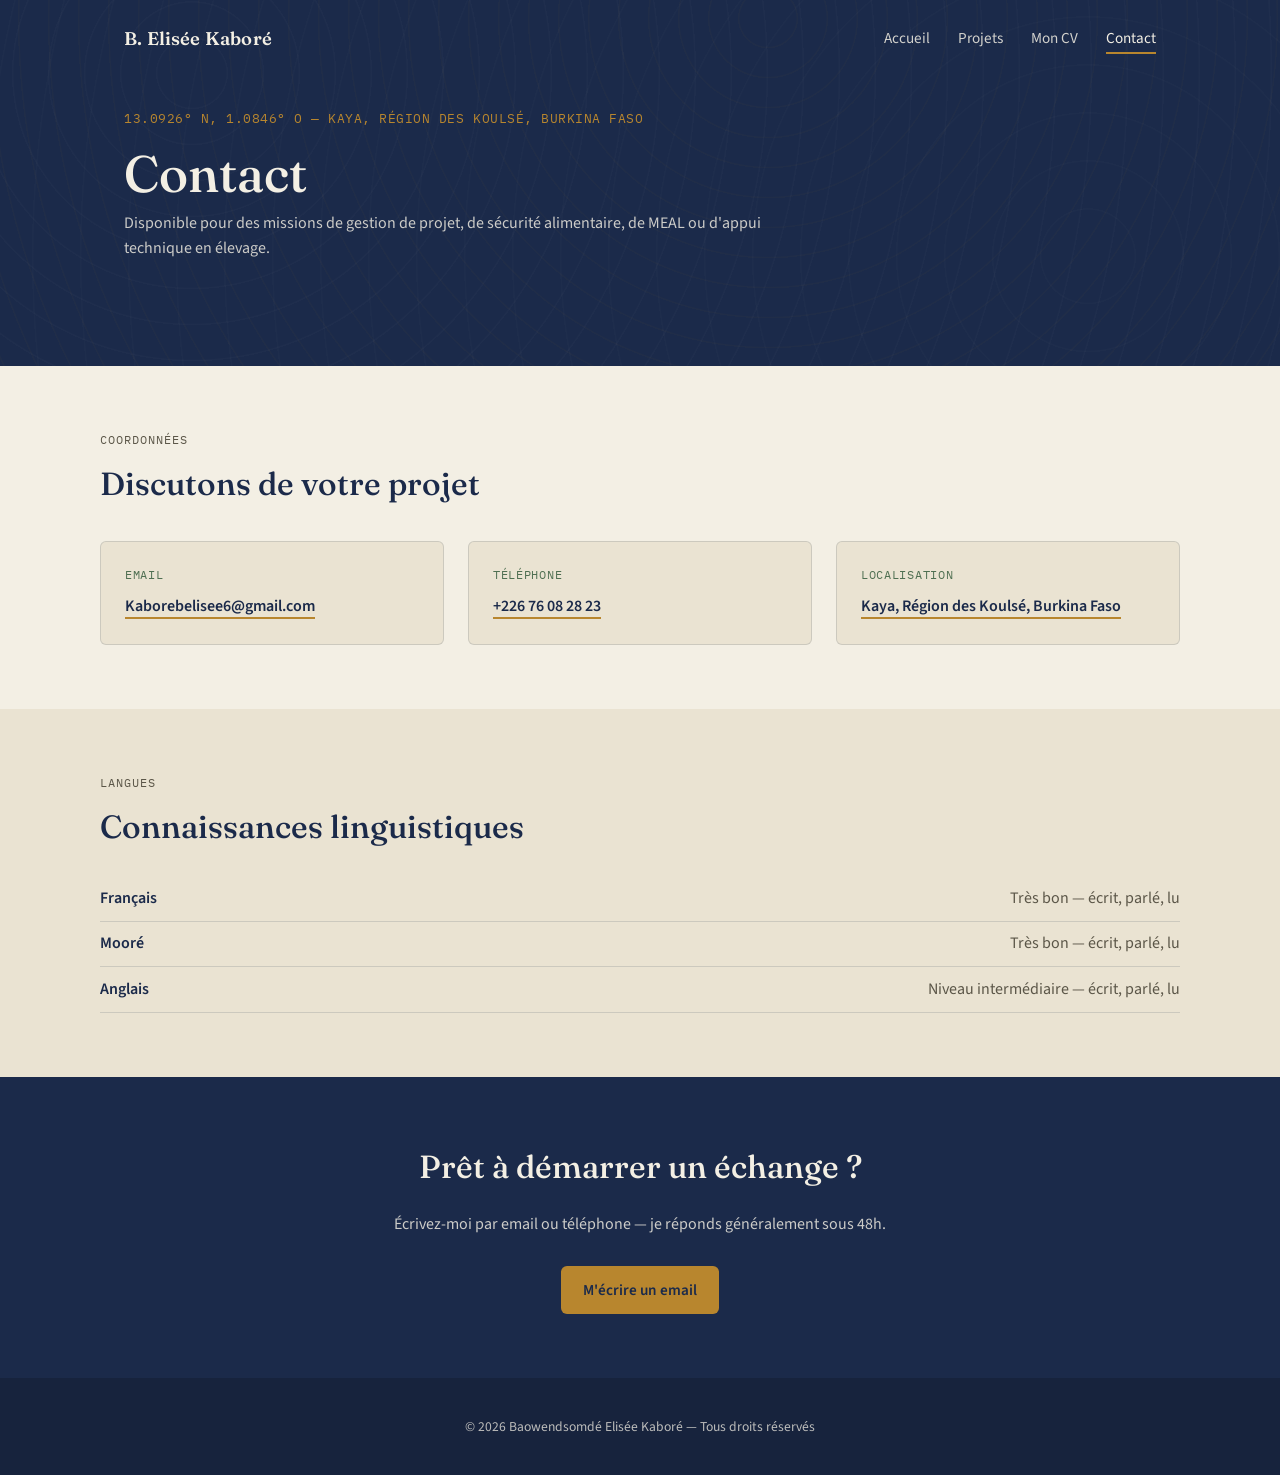
<file: contact.html>
<!DOCTYPE html>
<html lang="fr">
<head>
  <meta charset="UTF-8">
  <meta name="viewport" content="width=device-width, initial-scale=1.0">
  <title>Contact — Baowendsomdé Elisée Kaboré</title>
  <meta name="description" content="Contactez Baowendsomdé Elisée Kaboré, ingénieur de développement rural basé à Kaya, Burkina Faso, pour toute mission de sécurité alimentaire, MEAL ou élevage.">

  <link rel="preconnect" href="https://fonts.googleapis.com">
  <link rel="preconnect" href="https://fonts.gstatic.com" crossorigin>
  <link href="https://fonts.googleapis.com/css2?family=Fraunces:opsz,wght@9..144,400;9..144,500;9..144,600&family=Source+Sans+3:wght@400;600;700&family=IBM+Plex+Mono:wght@400;500&display=swap" rel="stylesheet">

  <link rel="stylesheet" href="style.css">
</head>
<body>

  <header class="site-header">
    <div class="topo" aria-hidden="true"></div>

    <div class="header-inner">
      <nav class="site-nav">
        <a class="brand" href="index.html">B. Elisée Kaboré</a>
        <button class="nav-toggle" id="navToggle" aria-expanded="false" aria-controls="navList">
          <span></span><span></span><span></span>
          <span class="sr-only">Menu</span>
        </button>
        <ul id="navList" class="nav-list">
          <li><a href="index.html">Accueil</a></li>
          <li><a href="projets.html">Projets</a></li>
          <li><a href="cv/CV_KABORE_Baowendsomde_Elisee.pdf">Mon CV</a></li>
          <li><a href="contact.html" aria-current="page">Contact</a></li>
        </ul>
      </nav>

      <div class="hero">
        <p class="coord-tag">13.0926° N, 1.0846° O — Kaya, Région des Koulsé, Burkina Faso</p>
        <h1>Contact</h1>
        <p class="hero-lede">
          Disponible pour des missions de gestion de projet, de sécurité
          alimentaire, de MEAL ou d'appui technique en élevage.
        </p>
      </div>
    </div>
  </header>

  <main>

    <section class="section" id="contact-details" aria-labelledby="contact-title">
      <div class="section-inner">
        <p class="eyebrow">Coordonnées</p>
        <h2 id="contact-title">Discutons de votre projet</h2>
        <div class="contact-grid">
          <div class="contact-card">
            <p class="card-tag">Email</p>
            <a href="mailto:Kaborebelisee6@gmail.com">Kaborebelisee6@gmail.com</a>
          </div>
          <div class="contact-card">
            <p class="card-tag">Téléphone</p>
            <a href="tel:+22676082823">+226 76 08 28 23</a>
          </div>
          <div class="contact-card">
            <p class="card-tag">Localisation</p>
            <a href="https://www.google.com/maps/search/?api=1&query=Kaya+Burkina+Faso" target="_blank" rel="noopener">Kaya, Région des Koulsé, Burkina Faso</a>
          </div>
        </div>
      </div>
    </section>

    <section class="section section-alt" id="languages" aria-labelledby="languages-title">
      <div class="section-inner">
        <p class="eyebrow">Langues</p>
        <h2 id="languages-title">Connaissances linguistiques</h2>
        <ul class="lang-list">
          <li><span class="lang-name">Français</span><span>Très bon — écrit, parlé, lu</span></li>
          <li><span class="lang-name">Mooré</span><span>Très bon — écrit, parlé, lu</span></li>
          <li><span class="lang-name">Anglais</span><span>Niveau intermédiaire — écrit, parlé, lu</span></li>
        </ul>
      </div>
    </section>

    <section class="section section-cta" aria-labelledby="cta-title">
      <div class="section-inner">
        <h2 id="cta-title">Prêt à démarrer un échange ?</h2>
        <p>Écrivez-moi par email ou téléphone — je réponds généralement sous 48h.</p>
        <a class="btn btn-primary" href="mailto:Kaborebelisee6@gmail.com">M'écrire un email</a>
      </div>
    </section>

  </main>

  <footer class="site-footer">
    <p>&copy; 2026 Baowendsomdé Elisée Kaboré — Tous droits réservés</p>
  </footer>

  <script>
    const navToggle = document.getElementById('navToggle');
    const navList = document.getElementById('navList');
    navToggle.addEventListener('click', () => {
      const isOpen = navList.classList.toggle('is-open');
      navToggle.setAttribute('aria-expanded', String(isOpen));
    });
  </script>

</body>
</html>
</file>
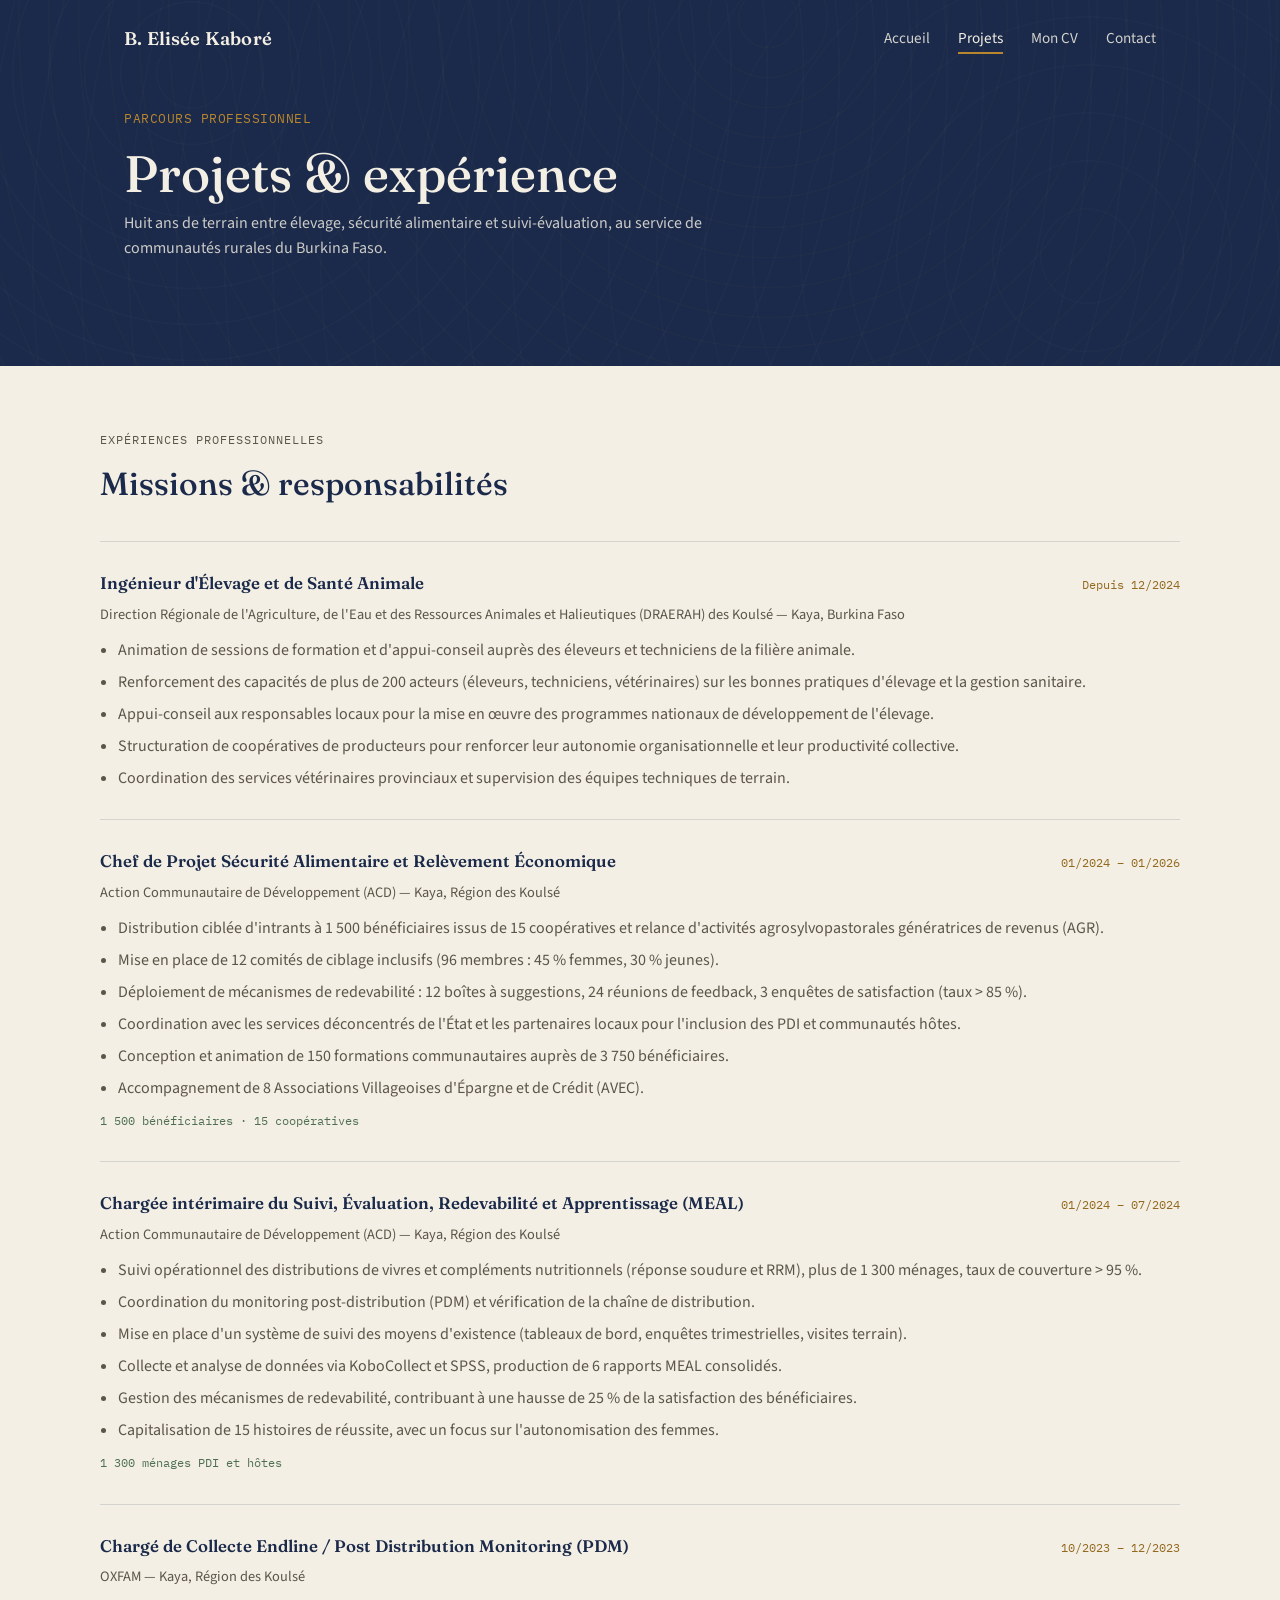
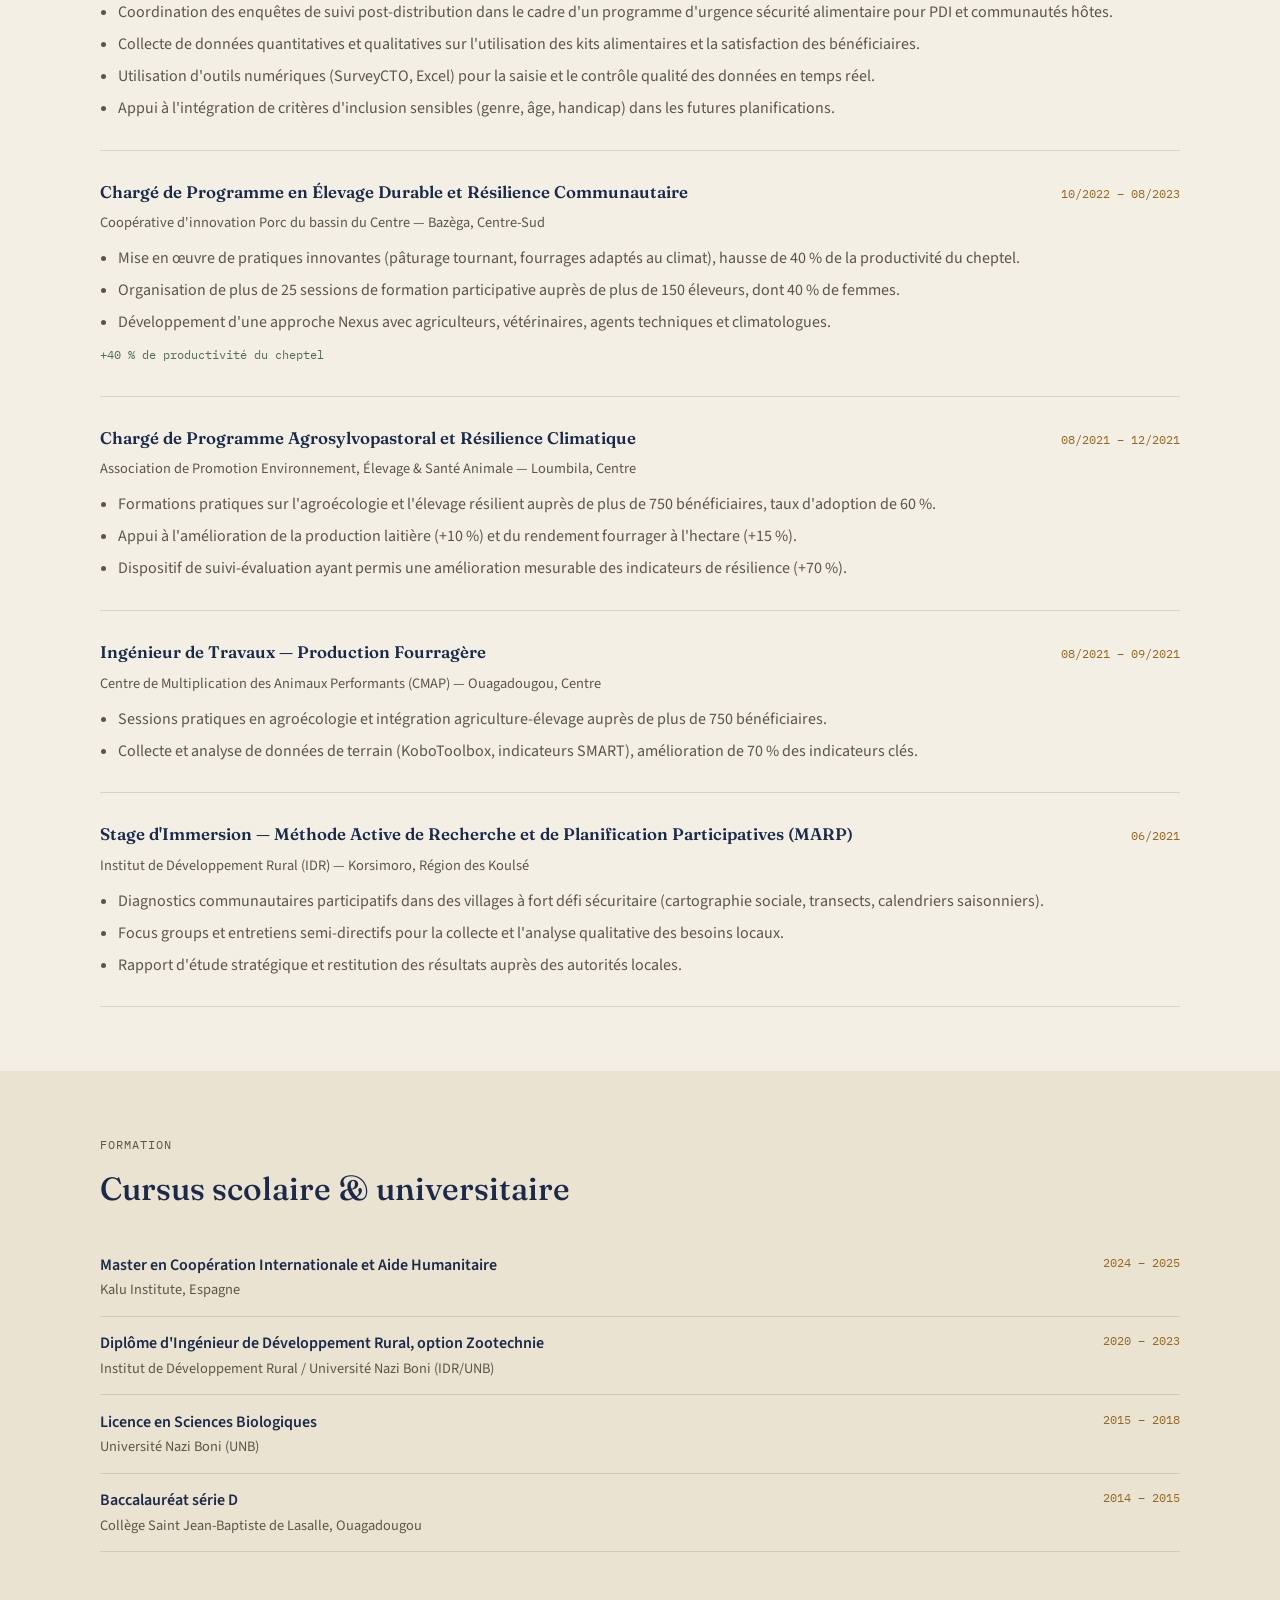
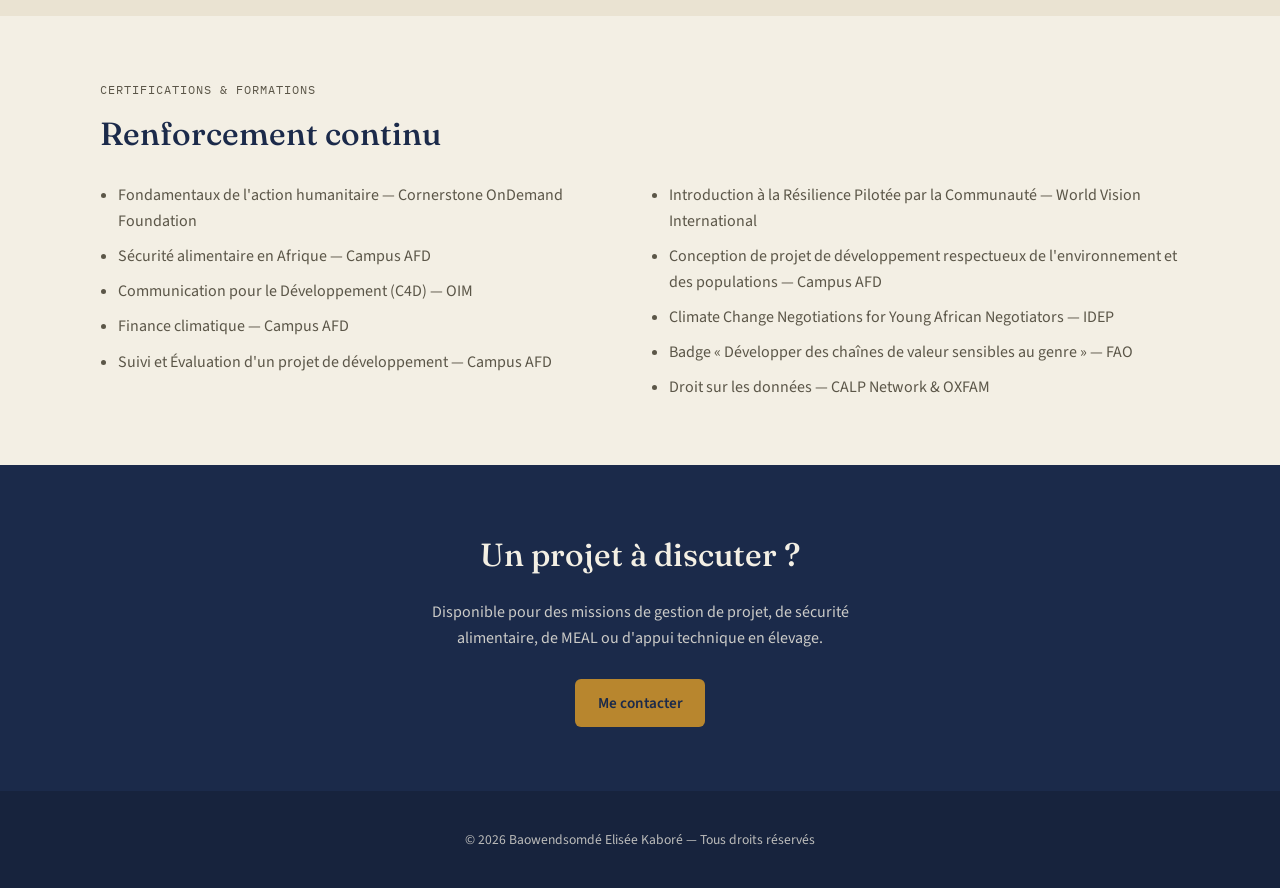
<file: projets.html>
<!DOCTYPE html>
<html lang="fr">
<head>
  <meta charset="UTF-8">
  <meta name="viewport" content="width=device-width, initial-scale=1.0">
  <title>Projets & expérience — Baowendsomdé Elisée Kaboré</title>
  <meta name="description" content="Parcours professionnel complet de Baowendsomdé Elisée Kaboré : sécurité alimentaire, MEAL, élevage et résilience communautaire au Burkina Faso.">

  <link rel="preconnect" href="https://fonts.googleapis.com">
  <link rel="preconnect" href="https://fonts.gstatic.com" crossorigin>
  <link href="https://fonts.googleapis.com/css2?family=Fraunces:opsz,wght@9..144,400;9..144,500;9..144,600&family=Source+Sans+3:wght@400;600;700&family=IBM+Plex+Mono:wght@400;500&display=swap" rel="stylesheet">

  <link rel="stylesheet" href="style.css">
</head>
<body>

  <header class="site-header">
    <div class="topo" aria-hidden="true"></div>

    <div class="header-inner">
      <nav class="site-nav">
        <a class="brand" href="index.html">B. Elisée Kaboré</a>
        <button class="nav-toggle" id="navToggle" aria-expanded="false" aria-controls="navList">
          <span></span><span></span><span></span>
          <span class="sr-only">Menu</span>
        </button>
        <ul id="navList" class="nav-list">
          <li><a href="index.html">Accueil</a></li>
          <li><a href="projets.html" aria-current="page">Projets</a></li>
          <li><a href="cv/CV_KABORE_Baowendsomde_Elisee.pdf">Mon CV</a></li>
          <li><a href="contact.html">Contact</a></li>
        </ul>
      </nav>

      <div class="hero">
        <p class="coord-tag">Parcours professionnel</p>
        <h1>Projets &amp; expérience</h1>
        <p class="hero-lede">
          Huit ans de terrain entre élevage, sécurité alimentaire et
          suivi-évaluation, au service de communautés rurales du Burkina Faso.
        </p>
      </div>
    </div>
  </header>

  <main>

    <section class="section" id="experience" aria-labelledby="experience-title">
      <div class="section-inner">
        <p class="eyebrow">Expériences professionnelles</p>
        <h2 id="experience-title">Missions &amp; responsabilités</h2>

        <div class="timeline">

          <article class="timeline-item">
            <div class="timeline-head">
              <h3 class="timeline-role">Ingénieur d'Élevage et de Santé Animale</h3>
              <span class="timeline-period">Depuis 12/2024</span>
            </div>
            <p class="timeline-org">Direction Régionale de l'Agriculture, de l'Eau et des Ressources Animales et Halieutiques (DRAERAH) des Koulsé — Kaya, Burkina Faso</p>
            <ul>
              <li>Animation de sessions de formation et d'appui-conseil auprès des éleveurs et techniciens de la filière animale.</li>
              <li>Renforcement des capacités de plus de 200 acteurs (éleveurs, techniciens, vétérinaires) sur les bonnes pratiques d'élevage et la gestion sanitaire.</li>
              <li>Appui-conseil aux responsables locaux pour la mise en œuvre des programmes nationaux de développement de l'élevage.</li>
              <li>Structuration de coopératives de producteurs pour renforcer leur autonomie organisationnelle et leur productivité collective.</li>
              <li>Coordination des services vétérinaires provinciaux et supervision des équipes techniques de terrain.</li>
            </ul>
          </article>

          <article class="timeline-item">
            <div class="timeline-head">
              <h3 class="timeline-role">Chef de Projet Sécurité Alimentaire et Relèvement Économique</h3>
              <span class="timeline-period">01/2024 – 01/2026</span>
            </div>
            <p class="timeline-org">Action Communautaire de Développement (ACD) — Kaya, Région des Koulsé</p>
            <ul>
              <li>Distribution ciblée d'intrants à 1 500 bénéficiaires issus de 15 coopératives et relance d'activités agrosylvopastorales génératrices de revenus (AGR).</li>
              <li>Mise en place de 12 comités de ciblage inclusifs (96 membres : 45&nbsp;% femmes, 30&nbsp;% jeunes).</li>
              <li>Déploiement de mécanismes de redevabilité : 12 boîtes à suggestions, 24 réunions de feedback, 3 enquêtes de satisfaction (taux &gt; 85&nbsp;%).</li>
              <li>Coordination avec les services déconcentrés de l'État et les partenaires locaux pour l'inclusion des PDI et communautés hôtes.</li>
              <li>Conception et animation de 150 formations communautaires auprès de 3 750 bénéficiaires.</li>
              <li>Accompagnement de 8 Associations Villageoises d'Épargne et de Crédit (AVEC).</li>
            </ul>
            <span class="timeline-stat">1 500 bénéficiaires · 15 coopératives</span>
          </article>

          <article class="timeline-item">
            <div class="timeline-head">
              <h3 class="timeline-role">Chargée intérimaire du Suivi, Évaluation, Redevabilité et Apprentissage (MEAL)</h3>
              <span class="timeline-period">01/2024 – 07/2024</span>
            </div>
            <p class="timeline-org">Action Communautaire de Développement (ACD) — Kaya, Région des Koulsé</p>
            <ul>
              <li>Suivi opérationnel des distributions de vivres et compléments nutritionnels (réponse soudure et RRM), plus de 1 300 ménages, taux de couverture &gt; 95&nbsp;%.</li>
              <li>Coordination du monitoring post-distribution (PDM) et vérification de la chaîne de distribution.</li>
              <li>Mise en place d'un système de suivi des moyens d'existence (tableaux de bord, enquêtes trimestrielles, visites terrain).</li>
              <li>Collecte et analyse de données via KoboCollect et SPSS, production de 6 rapports MEAL consolidés.</li>
              <li>Gestion des mécanismes de redevabilité, contribuant à une hausse de 25&nbsp;% de la satisfaction des bénéficiaires.</li>
              <li>Capitalisation de 15 histoires de réussite, avec un focus sur l'autonomisation des femmes.</li>
            </ul>
            <span class="timeline-stat">1 300 ménages PDI et hôtes</span>
          </article>

          <article class="timeline-item">
            <div class="timeline-head">
              <h3 class="timeline-role">Chargé de Collecte Endline / Post Distribution Monitoring (PDM)</h3>
              <span class="timeline-period">10/2023 – 12/2023</span>
            </div>
            <p class="timeline-org">OXFAM — Kaya, Région des Koulsé</p>
            <ul>
              <li>Coordination des enquêtes de suivi post-distribution dans le cadre d'un programme d'urgence sécurité alimentaire pour PDI et communautés hôtes.</li>
              <li>Collecte de données quantitatives et qualitatives sur l'utilisation des kits alimentaires et la satisfaction des bénéficiaires.</li>
              <li>Utilisation d'outils numériques (SurveyCTO, Excel) pour la saisie et le contrôle qualité des données en temps réel.</li>
              <li>Appui à l'intégration de critères d'inclusion sensibles (genre, âge, handicap) dans les futures planifications.</li>
            </ul>
          </article>

          <article class="timeline-item">
            <div class="timeline-head">
              <h3 class="timeline-role">Chargé de Programme en Élevage Durable et Résilience Communautaire</h3>
              <span class="timeline-period">10/2022 – 08/2023</span>
            </div>
            <p class="timeline-org">Coopérative d'innovation Porc du bassin du Centre — Bazèga, Centre-Sud</p>
            <ul>
              <li>Mise en œuvre de pratiques innovantes (pâturage tournant, fourrages adaptés au climat), hausse de 40&nbsp;% de la productivité du cheptel.</li>
              <li>Organisation de plus de 25 sessions de formation participative auprès de plus de 150 éleveurs, dont 40&nbsp;% de femmes.</li>
              <li>Développement d'une approche Nexus avec agriculteurs, vétérinaires, agents techniques et climatologues.</li>
            </ul>
            <span class="timeline-stat">+40 % de productivité du cheptel</span>
          </article>

          <article class="timeline-item">
            <div class="timeline-head">
              <h3 class="timeline-role">Chargé de Programme Agrosylvopastoral et Résilience Climatique</h3>
              <span class="timeline-period">08/2021 – 12/2021</span>
            </div>
            <p class="timeline-org">Association de Promotion Environnement, Élevage &amp; Santé Animale — Loumbila, Centre</p>
            <ul>
              <li>Formations pratiques sur l'agroécologie et l'élevage résilient auprès de plus de 750 bénéficiaires, taux d'adoption de 60&nbsp;%.</li>
              <li>Appui à l'amélioration de la production laitière (+10&nbsp;%) et du rendement fourrager à l'hectare (+15&nbsp;%).</li>
              <li>Dispositif de suivi-évaluation ayant permis une amélioration mesurable des indicateurs de résilience (+70&nbsp;%).</li>
            </ul>
          </article>

          <article class="timeline-item">
            <div class="timeline-head">
              <h3 class="timeline-role">Ingénieur de Travaux — Production Fourragère</h3>
              <span class="timeline-period">08/2021 – 09/2021</span>
            </div>
            <p class="timeline-org">Centre de Multiplication des Animaux Performants (CMAP) — Ouagadougou, Centre</p>
            <ul>
              <li>Sessions pratiques en agroécologie et intégration agriculture-élevage auprès de plus de 750 bénéficiaires.</li>
              <li>Collecte et analyse de données de terrain (KoboToolbox, indicateurs SMART), amélioration de 70&nbsp;% des indicateurs clés.</li>
            </ul>
          </article>

          <article class="timeline-item">
            <div class="timeline-head">
              <h3 class="timeline-role">Stage d'Immersion — Méthode Active de Recherche et de Planification Participatives (MARP)</h3>
              <span class="timeline-period">06/2021</span>
            </div>
            <p class="timeline-org">Institut de Développement Rural (IDR) — Korsimoro, Région des Koulsé</p>
            <ul>
              <li>Diagnostics communautaires participatifs dans des villages à fort défi sécuritaire (cartographie sociale, transects, calendriers saisonniers).</li>
              <li>Focus groups et entretiens semi-directifs pour la collecte et l'analyse qualitative des besoins locaux.</li>
              <li>Rapport d'étude stratégique et restitution des résultats auprès des autorités locales.</li>
            </ul>
          </article>

        </div>
      </div>
    </section>

    <section class="section section-alt" id="education" aria-labelledby="education-title">
      <div class="section-inner">
        <p class="eyebrow">Formation</p>
        <h2 id="education-title">Cursus scolaire &amp; universitaire</h2>
        <ul class="edu-list">
          <li>
            <div>
              <span class="edu-title">Master en Coopération Internationale et Aide Humanitaire</span>
              <span class="edu-place">Kalu Institute, Espagne</span>
            </div>
            <span class="edu-period">2024 – 2025</span>
          </li>
          <li>
            <div>
              <span class="edu-title">Diplôme d'Ingénieur de Développement Rural, option Zootechnie</span>
              <span class="edu-place">Institut de Développement Rural / Université Nazi Boni (IDR/UNB)</span>
            </div>
            <span class="edu-period">2020 – 2023</span>
          </li>
          <li>
            <div>
              <span class="edu-title">Licence en Sciences Biologiques</span>
              <span class="edu-place">Université Nazi Boni (UNB)</span>
            </div>
            <span class="edu-period">2015 – 2018</span>
          </li>
          <li>
            <div>
              <span class="edu-title">Baccalauréat série D</span>
              <span class="edu-place">Collège Saint Jean-Baptiste de Lasalle, Ouagadougou</span>
            </div>
            <span class="edu-period">2014 – 2015</span>
          </li>
        </ul>
      </div>
    </section>

    <section class="section" id="certifications" aria-labelledby="certifications-title">
      <div class="section-inner">
        <p class="eyebrow">Certifications &amp; formations</p>
        <h2 id="certifications-title">Renforcement continu</h2>
        <ul class="cert-list">
          <li>Fondamentaux de l'action humanitaire — Cornerstone OnDemand Foundation</li>
          <li>Sécurité alimentaire en Afrique — Campus AFD</li>
          <li>Communication pour le Développement (C4D) — OIM</li>
          <li>Finance climatique — Campus AFD</li>
          <li>Suivi et Évaluation d'un projet de développement — Campus AFD</li>
          <li>Introduction à la Résilience Pilotée par la Communauté — World Vision International</li>
          <li>Conception de projet de développement respectueux de l'environnement et des populations — Campus AFD</li>
          <li>Climate Change Negotiations for Young African Negotiators — IDEP</li>
          <li>Badge « Développer des chaînes de valeur sensibles au genre » — FAO</li>
          <li>Droit sur les données — CALP Network &amp; OXFAM</li>
        </ul>
      </div>
    </section>

    <section class="section section-cta" aria-labelledby="cta-title">
      <div class="section-inner">
        <h2 id="cta-title">Un projet à discuter ?</h2>
        <p>Disponible pour des missions de gestion de projet, de sécurité alimentaire, de MEAL ou d'appui technique en élevage.</p>
        <a class="btn btn-primary" href="contact.html">Me contacter</a>
      </div>
    </section>

  </main>

  <footer class="site-footer">
    <p>&copy; 2026 Baowendsomdé Elisée Kaboré — Tous droits réservés</p>
  </footer>

  <script>
    const navToggle = document.getElementById('navToggle');
    const navList = document.getElementById('navList');
    navToggle.addEventListener('click', () => {
      const isOpen = navList.classList.toggle('is-open');
      navToggle.setAttribute('aria-expanded', String(isOpen));
    });
  </script>

</body>
</html>
</file>
<file: style.css>
/* =========================================================
   Tokens
   ========================================================= */
:root {
  --ink: #1B2A4A;           /* bleu nuit — autorité, headers */
  --ink-soft: #364766;
  --paper: #F3EFE4;         /* papier sable, chaud */
  --paper-alt: #EAE3D2;
  --text: #2E2A22;          /* brun-gris, lisible sur papier */
  --text-muted: #5B5648;
  --ochre: #B8862E;         /* latérite / terre du Sahel */
  --ochre-dark: #93691F;
  --green: #4F6F52;         /* végétation de savane */
  --line: rgba(27, 42, 74, 0.14);

  --font-display: "Fraunces", Georgia, serif;
  --font-body: "Source Sans 3", -apple-system, BlinkMacSystemFont, sans-serif;
  --font-mono: "IBM Plex Mono", ui-monospace, Menlo, monospace;

  --radius: 6px;
  --max-width: 1080px;
}

* { box-sizing: border-box; }

.sr-only {
  position: absolute;
  width: 1px; height: 1px;
  padding: 0; margin: -1px;
  overflow: hidden; clip: rect(0,0,0,0);
  white-space: nowrap; border: 0;
}

html { scroll-behavior: smooth; }

body {
  margin: 0;
  font-family: var(--font-body);
  color: var(--text);
  background: var(--paper);
  line-height: 1.6;
  -webkit-font-smoothing: antialiased;
}

a { color: inherit; }

:focus-visible {
  outline: 3px solid var(--ochre);
  outline-offset: 3px;
}

/* =========================================================
   Header + motif topographique (signature)
   ========================================================= */
.site-header {
  position: relative;
  background: var(--ink);
  color: var(--paper);
  overflow: hidden;
}

.topo {
  position: absolute;
  inset: 0;
  pointer-events: none;
  opacity: 0.35;
  background-image:
    repeating-radial-gradient(circle at 15% 20%, transparent 0 34px, rgba(243,239,228,0.06) 35px 36px),
    repeating-radial-gradient(circle at 85% 70%, transparent 0 46px, rgba(243,239,228,0.05) 47px 48px),
    repeating-radial-gradient(circle at 60% 5%, transparent 0 28px, rgba(184,134,46,0.10) 29px 30px);
}

.header-inner {
  position: relative;
  max-width: var(--max-width);
  margin: 0 auto;
  padding: 1.5rem 1.5rem 4.5rem;
}

.site-nav {
  display: flex;
  align-items: center;
  justify-content: space-between;
  gap: 1rem;
}

.brand {
  font-family: var(--font-display);
  font-weight: 600;
  font-size: 1.15rem;
  text-decoration: none;
  letter-spacing: 0.01em;
}

.nav-list {
  list-style: none;
  display: flex;
  gap: 1.75rem;
  margin: 0;
  padding: 0;
}

.nav-list a {
  text-decoration: none;
  font-size: 0.95rem;
  color: var(--paper);
  opacity: 0.85;
  border-bottom: 2px solid transparent;
  padding-bottom: 3px;
  transition: opacity 0.15s ease, border-color 0.15s ease;
}

.nav-list a:hover,
.nav-list a[aria-current="page"] {
  opacity: 1;
  border-color: var(--ochre);
}

.nav-toggle {
  display: none;
  flex-direction: column;
  gap: 4px;
  background: none;
  border: none;
  cursor: pointer;
  padding: 8px;
}
.nav-toggle span {
  width: 22px;
  height: 2px;
  background: var(--paper);
  display: block;
}

/* Hero */
.hero {
  max-width: 640px;
  margin-top: 3.5rem;
}

.coord-tag {
  font-family: var(--font-mono);
  font-size: 0.8rem;
  letter-spacing: 0.04em;
  color: var(--ochre);
  text-transform: uppercase;
  margin: 0 0 1rem;
}

.hero h1 {
  font-family: var(--font-display);
  font-weight: 500;
  font-size: clamp(2.1rem, 5vw, 3.2rem);
  line-height: 1.08;
  margin: 0 0 0.6rem;
}

.hero-role {
  font-size: 1.15rem;
  color: var(--paper);
  opacity: 0.9;
  margin: 0 0 1.25rem;
  font-weight: 600;
}

.hero-lede {
  color: var(--paper);
  opacity: 0.82;
  margin: 0 0 2rem;
}

.hero-actions {
  display: flex;
  gap: 0.9rem;
  flex-wrap: wrap;
}

/* Buttons */
.btn {
  display: inline-block;
  text-decoration: none;
  padding: 0.75rem 1.4rem;
  border-radius: var(--radius);
  font-weight: 600;
  font-size: 0.95rem;
  transition: transform 0.15s ease, background 0.15s ease, border-color 0.15s ease;
}
.btn:hover { transform: translateY(-1px); }

.btn-primary {
  background: var(--ochre);
  color: var(--ink);
}
.btn-primary:hover { background: var(--ochre-dark); }

.btn-ghost {
  border: 1.5px solid rgba(243,239,228,0.5);
  color: var(--paper);
}
.btn-ghost:hover { border-color: var(--paper); }

/* =========================================================
   Sections
   ========================================================= */
.section { padding: 4rem 1.5rem; }
.section-alt { background: var(--paper-alt); }

.section-inner {
  max-width: var(--max-width);
  margin: 0 auto;
}

.eyebrow {
  font-family: var(--font-mono);
  font-size: 0.78rem;
  letter-spacing: 0.08em;
  text-transform: uppercase;
  color: var(--ochre-dark);
  margin: 0 0 0.5rem;
}

.section h2 {
  font-family: var(--font-display);
  font-weight: 500;
  font-size: clamp(1.5rem, 3vw, 2rem);
  color: var(--ink);
  margin: 0 0 1.25rem;
  max-width: 32ch;
}

.section > .section-inner > p {
  max-width: 62ch;
  color: var(--text-muted);
}

/* Cards */
.card-grid {
  display: grid;
  grid-template-columns: repeat(auto-fit, minmax(230px, 1fr));
  gap: 1.5rem;
  margin-top: 2rem;
}

.card {
  background: var(--paper);
  border: 1px solid var(--line);
  border-radius: var(--radius);
  padding: 1.5rem;
}

.card-tag {
  font-family: var(--font-mono);
  font-size: 0.72rem;
  letter-spacing: 0.06em;
  text-transform: uppercase;
  color: var(--green);
  margin: 0 0 0.6rem;
}

.card h3 {
  font-family: var(--font-display);
  font-size: 1.1rem;
  font-weight: 600;
  margin: 0 0 0.5rem;
  color: var(--ink);
}

.card p {
  margin: 0;
  color: var(--text-muted);
  font-size: 0.95rem;
}

/* Project list */
.project-list {
  list-style: none;
  margin: 2rem 0 1.5rem;
  padding: 0;
  border-top: 1px solid var(--line);
}

.project-item {
  padding: 1.25rem 0;
  border-bottom: 1px solid var(--line);
  display: flex;
  flex-wrap: wrap;
  align-items: baseline;
  gap: 0.5rem 1.5rem;
}

.project-meta {
  display: flex;
  gap: 0.5rem;
  min-width: 220px;
}

.tag {
  font-size: 0.78rem;
  font-weight: 700;
  color: var(--ink);
  background: rgba(27,42,74,0.08);
  padding: 0.2rem 0.55rem;
  border-radius: 999px;
}

.tag-mono {
  font-family: var(--font-mono);
  font-weight: 400;
  color: var(--text-muted);
  background: transparent;
  border: 1px solid var(--line);
}

.project-item p {
  margin: 0;
  color: var(--text-muted);
}

.link-arrow {
  display: inline-block;
  text-decoration: none;
  font-weight: 600;
  color: var(--ink);
  border-bottom: 2px solid var(--ochre);
  padding-bottom: 2px;
}

/* CTA */
.section-cta {
  background: var(--ink);
  color: var(--paper);
  text-align: center;
}
.section-cta h2 { color: var(--paper); max-width: none; }
.section-cta p { color: var(--paper); opacity: 0.82; margin: 0 auto 1.75rem; max-width: 50ch; }
.section-cta .section-inner p { color: var(--paper); }

/* Footer */
.site-footer {
  background: #17233D;
  color: rgba(243,239,228,0.75);
  text-align: center;
  padding: 1.5rem;
  font-size: 0.85rem;
}

/* =========================================================
   About — portrait + texte
   ========================================================= */
.about-grid {
  display: grid;
  grid-template-columns: 220px 1fr;
  gap: 2.5rem;
  align-items: start;
}

.portrait-frame {
  position: relative;
  width: 220px;
}

.portrait-frame img {
  display: block;
  width: 220px;
  height: 220px;
  object-fit: cover;
  border-radius: var(--radius);
  border: 1px solid var(--line);
  box-shadow: 6px 6px 0 var(--ochre);
}

.about-grid .about-text p:first-child { margin-top: 0; }

/* =========================================================
   Timeline — expérience
   ========================================================= */
.timeline {
  margin-top: 2rem;
  border-top: 1px solid var(--line);
}

.timeline-item {
  padding: 1.75rem 0;
  border-bottom: 1px solid var(--line);
}

.timeline-head {
  display: flex;
  flex-wrap: wrap;
  align-items: baseline;
  justify-content: space-between;
  gap: 0.4rem 1rem;
  margin-bottom: 0.35rem;
}

.timeline-role {
  font-family: var(--font-display);
  font-weight: 600;
  font-size: 1.05rem;
  color: var(--ink);
  margin: 0;
}

.timeline-period {
  font-family: var(--font-mono);
  font-size: 0.78rem;
  color: var(--ochre-dark);
  white-space: nowrap;
}

.timeline-org {
  font-size: 0.9rem;
  color: var(--text-muted);
  margin: 0 0 0.75rem;
}

.timeline-item ul {
  margin: 0;
  padding-left: 1.1rem;
  color: var(--text-muted);
}

.timeline-item li { margin-bottom: 0.4rem; }
.timeline-item li:last-child { margin-bottom: 0; }

.timeline-stat {
  display: inline-block;
  margin-top: 0.6rem;
  font-family: var(--font-mono);
  font-size: 0.78rem;
  color: var(--green);
}

/* Skills list (tags) */
.skills-list {
  display: flex;
  flex-wrap: wrap;
  gap: 0.5rem;
  margin-top: 0.75rem;
}

.skills-list .tag { background: rgba(79,111,82,0.10); color: var(--green); }

/* Education / certifications */
.edu-list {
  list-style: none;
  margin: 1.5rem 0 0;
  padding: 0;
}
.edu-list li {
  padding: 0.9rem 0;
  border-bottom: 1px solid var(--line);
  display: flex;
  flex-wrap: wrap;
  gap: 0.25rem 1rem;
  justify-content: space-between;
}
.edu-list .edu-period {
  font-family: var(--font-mono);
  font-size: 0.78rem;
  color: var(--ochre-dark);
  white-space: nowrap;
}
.edu-list .edu-title { color: var(--ink); font-weight: 600; }
.edu-list .edu-place { color: var(--text-muted); font-size: 0.9rem; display: block; }

.cert-list {
  columns: 2;
  column-gap: 2.5rem;
  margin: 1.5rem 0 0;
  padding-left: 1.1rem;
  color: var(--text-muted);
}
.cert-list li { margin-bottom: 0.6rem; break-inside: avoid; }

/* Contact page */
.contact-grid {
  display: grid;
  grid-template-columns: repeat(auto-fit, minmax(220px, 1fr));
  gap: 1.5rem;
  margin-top: 2rem;
}
.contact-card {
  background: var(--paper-alt);
  border: 1px solid var(--line);
  border-radius: var(--radius);
  padding: 1.5rem;
}
.contact-card p.card-tag { margin-bottom: 0.6rem; }
.contact-card a {
  color: var(--ink);
  font-weight: 600;
  text-decoration: none;
  border-bottom: 2px solid var(--ochre);
}

.lang-list { list-style: none; padding: 0; margin: 1.5rem 0 0; }
.lang-list li {
  display: flex;
  justify-content: space-between;
  padding: 0.6rem 0;
  border-bottom: 1px solid var(--line);
  color: var(--text-muted);
}
.lang-list .lang-name { color: var(--ink); font-weight: 600; }

@media (max-width: 640px) {
  .about-grid { grid-template-columns: 1fr; }
  .portrait-frame { width: 160px; }
  .portrait-frame img { width: 160px; height: 160px; }
  .cert-list { columns: 1; }
}

/* =========================================================
   Responsive
   ========================================================= */
@media (max-width: 720px) {
  .nav-toggle { display: flex; }
  .nav-list {
    position: absolute;
    top: 100%;
    left: 0;
    right: 0;
    background: var(--ink);
    flex-direction: column;
    gap: 0;
    padding: 0.5rem 1.5rem 1rem;
    display: none;
  }
  .nav-list.is-open { display: flex; }
  .nav-list li { padding: 0.5rem 0; }
  .header-inner { padding-bottom: 3rem; }
}

@media (prefers-reduced-motion: reduce) {
  html { scroll-behavior: auto; }
  .btn:hover { transform: none; }
}
</file>
